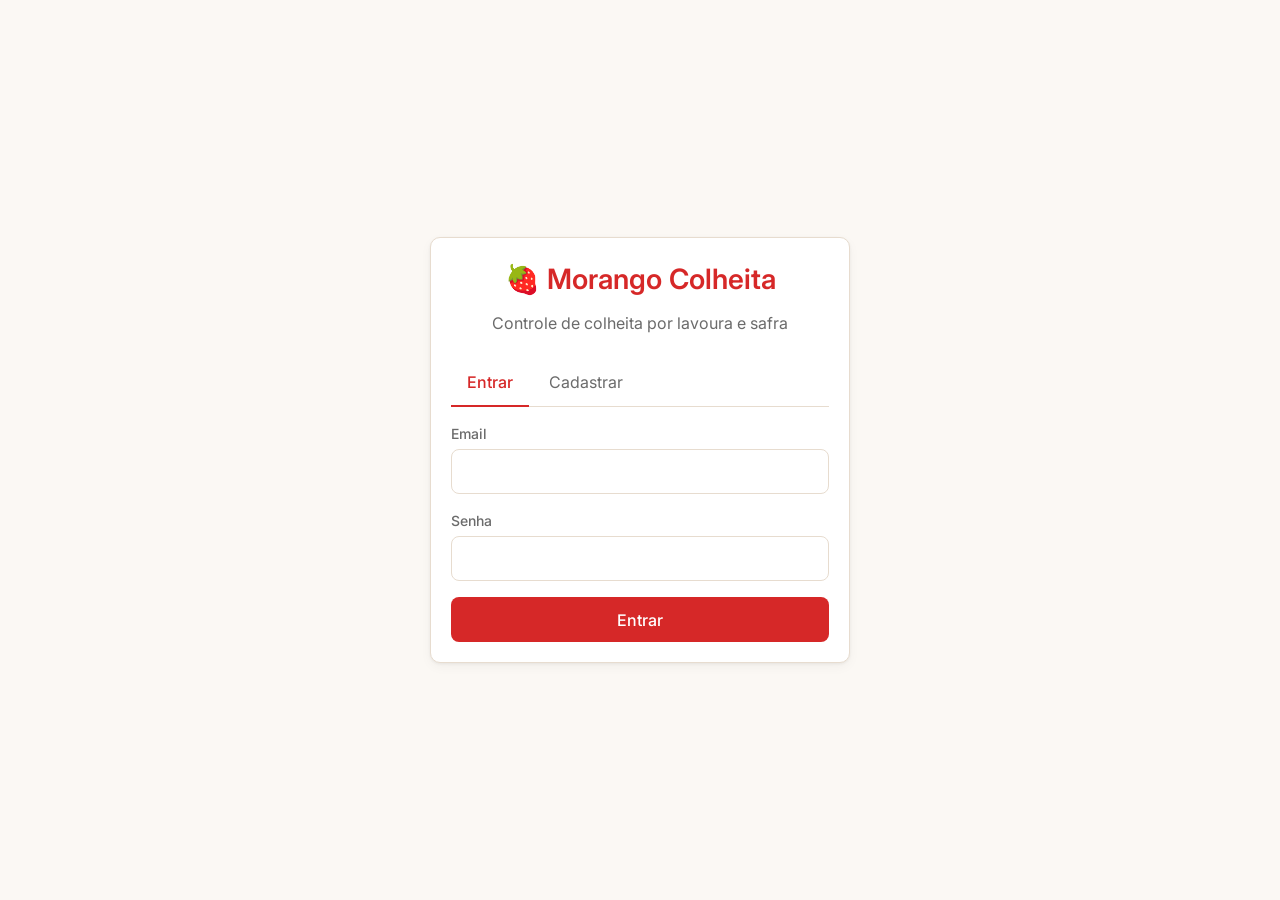
<file: index.html>
<!DOCTYPE html>
<html lang="pt-BR">
<head>
  <meta charset="UTF-8">
  <meta name="viewport" content="width=device-width, initial-scale=1.0">
  <title>Morango Colheita</title>
  <link rel="preconnect" href="https://fonts.googleapis.com">
  <link rel="preconnect" href="https://fonts.gstatic.com" crossorigin>
  <link href="https://fonts.googleapis.com/css2?family=Inter:wght@400;500;600;700&display=swap" rel="stylesheet">
  <link rel="stylesheet" href="css/styles.css">
</head>
<body class="tela-login">
  <main class="card">
    <h1>Morango Colheita</h1>
    <p class="subtitulo">Controle de colheita por lavoura e safra</p>

    <div class="tabs" role="tablist">
      <button id="tab-login" class="ativa" role="tab">Entrar</button>
      <button id="tab-cadastro" role="tab">Cadastrar</button>
    </div>

    <div id="msg" class="mensagem escondido"></div>

    <!-- Login -->
    <form id="form-login">
      <div class="form-grupo">
        <label for="login-email">Email</label>
        <input type="email" id="login-email" required autocomplete="username">
      </div>
      <div class="form-grupo">
        <label for="login-senha">Senha</label>
        <input type="password" id="login-senha" required autocomplete="current-password" minlength="6">
      </div>
      <button type="submit" class="btn bloco">Entrar</button>
    </form>

    <!-- Cadastro -->
    <form id="form-cadastro" class="escondido">
      <div class="form-grupo">
        <label for="cad-nome">Nome</label>
        <input type="text" id="cad-nome" required minlength="2" autocomplete="name">
      </div>
      <div class="form-grupo">
        <label for="cad-email">Email</label>
        <input type="email" id="cad-email" required autocomplete="email">
      </div>
      <div class="form-grupo">
        <label for="cad-senha">Senha (mínimo 6 caracteres)</label>
        <input type="password" id="cad-senha" required minlength="6" autocomplete="new-password">
      </div>
      <button type="submit" class="btn bloco">Criar conta</button>
    </form>
  </main>

  <script type="module" src="js/login.js"></script>
</body>
</html>
</file>
<file: css/styles.css>
/* ============ Reset & base ============ */
*, *::before, *::after { box-sizing: border-box; }

:root {
  --cor-fundo: #fbf8f4;
  --cor-superficie: #ffffff;
  --cor-borda: #e7dccf;
  --cor-texto: #1f2a1c;
  --cor-texto-fraco: #6b6b6b;
  --cor-primaria: #d62828;
  --cor-primaria-escura: #9d0208;
  --cor-primaria-clara: #fde2e2;
  --cor-verde: #2e7d32;
  --cor-verde-escura: #1b5e20;
  --cor-verde-clara: #dff0e0;
  --cor-sucesso: #2e7d32;
  --cor-erro: #c0392b;
  --cor-aviso: #b8860b;
  --raio: 10px;
  --sombra: 0 1px 3px rgba(0,0,0,.06), 0 4px 12px rgba(0,0,0,.04);
  --fonte: 'Inter', system-ui, -apple-system, 'Segoe UI', Roboto, sans-serif;
}

html, body { margin: 0; padding: 0; }
body {
  font-family: var(--fonte);
  color: var(--cor-texto);
  background: var(--cor-fundo);
  font-size: 16px;
  line-height: 1.5;
  min-height: 100vh;
}

h1, h2, h3 { margin-top: 0; font-weight: 600; }
h1 { font-size: 1.75rem; }
h2 { font-size: 1.35rem; }
h3 { font-size: 1.1rem; }

a { color: var(--cor-primaria); text-decoration: none; }
a:hover { text-decoration: underline; }

/* ============ Layout ============ */
.container {
  max-width: 960px;
  margin: 0 auto;
  padding: 1.5rem 1rem;
}

.topo {
  background: var(--cor-superficie);
  border-bottom: 1px solid var(--cor-borda);
  padding: 0.85rem 1rem;
  display: flex;
  align-items: center;
  justify-content: space-between;
}
.topo .marca {
  font-weight: 700;
  color: var(--cor-primaria);
  font-size: 1.1rem;
}
.topo .marca::before { content: '🍓 '; }
.topo .usuario { color: var(--cor-texto-fraco); font-size: 0.9rem; }
.topo .usuario .sair {
  margin-left: 0.75rem;
  background: none;
  border: none;
  color: var(--cor-primaria);
  cursor: pointer;
  font-size: 0.9rem;
}

/* ============ Card ============ */
.card {
  background: var(--cor-superficie);
  border: 1px solid var(--cor-borda);
  border-radius: var(--raio);
  padding: 1.25rem;
  box-shadow: var(--sombra);
}

/* ============ Form ============ */
.form-grupo { margin-bottom: 1rem; }
.form-grupo label {
  display: block;
  font-size: 0.875rem;
  font-weight: 500;
  color: var(--cor-texto-fraco);
  margin-bottom: 0.3rem;
}
.form-grupo input,
.form-grupo select,
.form-grupo textarea {
  width: 100%;
  padding: 0.6rem 0.75rem;
  border: 1px solid var(--cor-borda);
  border-radius: 8px;
  font: inherit;
  background: #fff;
  color: var(--cor-texto);
  transition: border-color 0.15s, box-shadow 0.15s;
}
.form-grupo input:focus,
.form-grupo select:focus,
.form-grupo textarea:focus {
  outline: none;
  border-color: var(--cor-primaria);
  box-shadow: 0 0 0 3px var(--cor-primaria-clara);
}

.btn {
  display: inline-flex;
  align-items: center;
  justify-content: center;
  gap: 0.5rem;
  padding: 0.65rem 1.1rem;
  border: none;
  border-radius: 8px;
  font: inherit;
  font-weight: 500;
  cursor: pointer;
  background: var(--cor-primaria);
  color: #fff;
  transition: background 0.15s, transform 0.05s;
}
.btn:hover { background: var(--cor-primaria-escura); }
.btn:active { transform: translateY(1px); }
.btn:disabled { opacity: 0.6; cursor: not-allowed; }
.btn.secundario {
  background: transparent;
  color: var(--cor-primaria);
  border: 1px solid var(--cor-borda);
}
.btn.secundario:hover { background: var(--cor-primaria-clara); }
.btn.bloco { width: 100%; }

/* ============ Tabs ============ */
.tabs {
  display: flex;
  gap: 0.25rem;
  border-bottom: 1px solid var(--cor-borda);
  margin-bottom: 1rem;
}
.tabs button {
  background: none;
  border: none;
  padding: 0.7rem 1rem;
  font: inherit;
  cursor: pointer;
  color: var(--cor-texto-fraco);
  border-bottom: 2px solid transparent;
  margin-bottom: -1px;
}
.tabs button.ativa {
  color: var(--cor-primaria);
  border-bottom-color: var(--cor-primaria);
  font-weight: 500;
}

/* ============ Mensagens ============ */
.mensagem {
  padding: 0.75rem 1rem;
  border-radius: 8px;
  margin-bottom: 1rem;
  font-size: 0.9rem;
}
.mensagem.erro { background: #fdecea; color: var(--cor-erro); border: 1px solid #f5c6c2; }
.mensagem.sucesso { background: #e6f4ec; color: var(--cor-sucesso); border: 1px solid #b6dcc4; }
.mensagem.aviso { background: #fdf5e2; color: var(--cor-aviso); border: 1px solid #ecd9a1; }

/* ============ Tela de login ============ */
.tela-login {
  display: flex;
  align-items: center;
  justify-content: center;
  min-height: 100vh;
  padding: 1rem;
}
.tela-login .card { width: 100%; max-width: 420px; }
.tela-login h1 { text-align: center; color: var(--cor-primaria); }
.tela-login h1::before { content: '🍓 '; }
.tela-login .subtitulo {
  text-align: center;
  color: var(--cor-texto-fraco);
  margin-top: -0.5rem;
  margin-bottom: 1.5rem;
}

/* ============ Cards de lavoura ============ */
.grade-lavouras {
  display: grid;
  grid-template-columns: repeat(auto-fill, minmax(260px, 1fr));
  gap: 1rem;
}
.card-lavoura {
  background: var(--cor-superficie);
  border: 1px solid var(--cor-borda);
  border-radius: var(--raio);
  padding: 1.1rem;
  cursor: pointer;
  transition: transform 0.1s, box-shadow 0.15s, border-color 0.15s;
  display: block;
  color: inherit;
}
.card-lavoura:hover {
  transform: translateY(-2px);
  border-color: var(--cor-primaria);
  box-shadow: var(--sombra);
  text-decoration: none;
}
.card-lavoura .nome {
  font-weight: 600;
  font-size: 1.1rem;
  margin-bottom: 0.3rem;
}
.card-lavoura .meta {
  color: var(--cor-texto-fraco);
  font-size: 0.85rem;
}
.card-lavoura .badge {
  display: inline-block;
  padding: 0.15rem 0.55rem;
  border-radius: 999px;
  font-size: 0.75rem;
  font-weight: 500;
  background: var(--cor-primaria-clara);
  color: var(--cor-primaria);
  margin-right: 0.25rem;
}
.card-lavoura.inativa { opacity: 0.6; }
.card-lavoura.inativa .badge { background: #eee; color: var(--cor-texto-fraco); }

/* ============ Utilitarios ============ */
.acoes-topo {
  display: flex;
  align-items: center;
  justify-content: space-between;
  margin-bottom: 1.25rem;
  gap: 1rem;
  flex-wrap: wrap;
}
.vazio {
  text-align: center;
  padding: 3rem 1rem;
  color: var(--cor-texto-fraco);
}
.escondido { display: none !important; }

/* ============ Grid de dois ============ */
.grid-dois {
  display: grid;
  grid-template-columns: 1fr 1fr;
  gap: 0.75rem;
}
@media (max-width: 480px) {
  .grid-dois { grid-template-columns: 1fr; gap: 0; }
}

/* ============ Cards de resumo (Dashboard) ============ */
.cards-resumo {
  display: grid;
  grid-template-columns: repeat(auto-fit, minmax(160px, 1fr));
  gap: 0.75rem;
}
.card-stat {
  background: var(--cor-superficie);
  border: 1px solid var(--cor-borda);
  border-radius: var(--raio);
  padding: 1rem;
}
.card-stat .rotulo {
  font-size: 0.78rem;
  color: var(--cor-texto-fraco);
  text-transform: uppercase;
  letter-spacing: 0.04em;
  font-weight: 500;
}
.card-stat .valor {
  font-size: 1.5rem;
  font-weight: 600;
  margin-top: 0.3rem;
  color: var(--cor-texto);
}
.card-stat.destaque {
  background: linear-gradient(135deg, var(--cor-verde), var(--cor-verde-escura));
  border-color: var(--cor-verde-escura);
}
.card-stat.destaque .rotulo,
.card-stat.destaque .valor { color: #fff; }

/* ============ Modal ============ */
.modal {
  position: fixed;
  inset: 0;
  background: rgba(0,0,0,.45);
  display: flex;
  align-items: center;
  justify-content: center;
  padding: 1rem;
  z-index: 10;
}
.modal-card {
  width: 100%;
  max-width: 520px;
  max-height: 90vh;
  overflow-y: auto;
}

/* ============ Wrapper de grafico (Chart.js precisa de container com altura fixa) ============ */
.grafico-wrap {
  position: relative;
  width: 100%;
  height: 280px;
}
@media (max-width: 600px) {
  .grafico-wrap { height: 240px; }
}

/* ============ Tabela ============ */
.tabela-colheitas {
  width: 100%;
  border-collapse: collapse;
  font-size: 0.92rem;
}
.tabela-colheitas thead th {
  text-align: left;
  padding: 0.6rem 0.5rem;
  background: var(--cor-primaria-clara);
  color: var(--cor-primaria-escura);
  font-weight: 600;
  font-size: 0.85rem;
  text-transform: uppercase;
  letter-spacing: 0.03em;
  border-bottom: 2px solid var(--cor-primaria);
}
.tabela-colheitas tbody td {
  padding: 0.6rem 0.5rem;
  border-bottom: 1px solid var(--cor-borda);
}
.tabela-colheitas tbody tr:hover { background: var(--cor-primaria-clara); }
.tabela-colheitas .acoes { white-space: nowrap; text-align: right; }
.tabela-colheitas .btn-icone {
  background: none;
  border: none;
  cursor: pointer;
  padding: 0.3rem 0.5rem;
  font-size: 0.85rem;
  color: var(--cor-texto-fraco);
  border-radius: 4px;
}
.tabela-colheitas .btn-icone:hover { background: var(--cor-borda); color: var(--cor-texto); }
.tabela-colheitas .btn-icone.excluir:hover { color: var(--cor-erro); }
</file>
